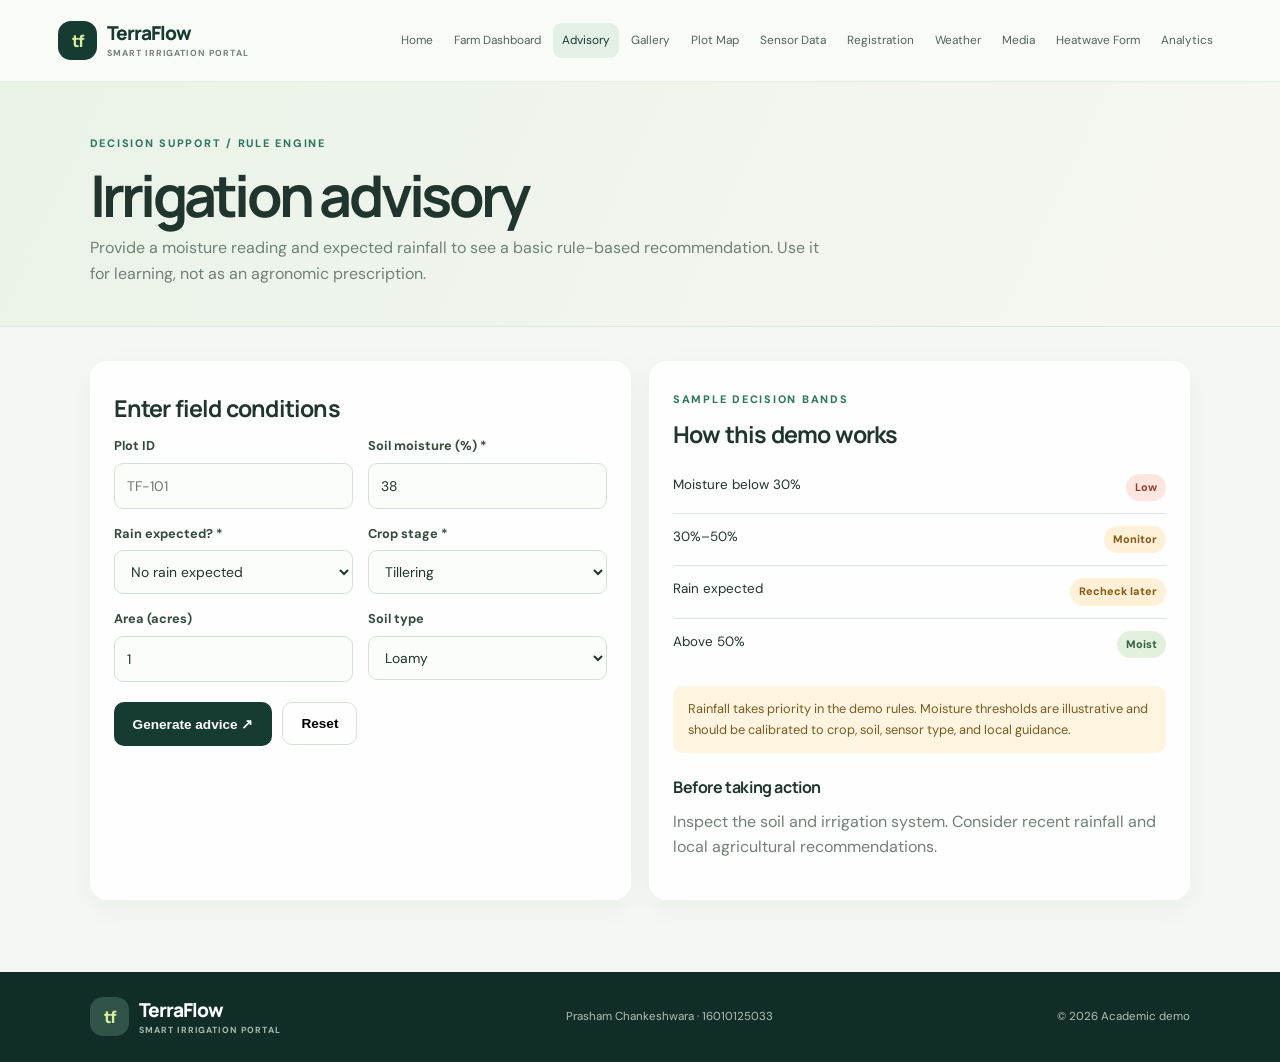
<file: Prasham_Irrigation_Portal/advisory.html>
<!DOCTYPE html>
<html lang="en">
 <head>
  <meta charset="utf-8"/>
  <meta content="width=device-width,initial-scale=1" name="viewport"/>
  <title>
   Irrigation Advisory | TerraFlow
  </title>
  <link href="style.css" rel="stylesheet"/>
  <script defer="" src="app.js">
  </script>
 </head>
 <body>
  <header class="topbar">
   <a class="brand" href="index.html">
    <span class="brand-symbol">
     tf
    </span>
    <span>
     <b>
      TerraFlow
     </b>
     <small>
      SMART IRRIGATION PORTAL
     </small>
    </span>
   </a>
   <button aria-label="Toggle navigation" class="nav-toggle">
    ☰
   </button>
   <nav class="nav">
    <a href="index.html">
     Home
    </a>
    <a href="farm-info.html">
     Farm Dashboard
    </a>
    <a class="active" href="advisory.html">
     Advisory
    </a>
    <a href="gallery.html">
     Gallery
    </a>
    <a href="plot-map.html">
     Plot Map
    </a>
    <a href="irrigation-table.html">
     Sensor Data
    </a>
    <a href="registration.html">
     Registration
    </a>
    <a href="weather.html">
     Weather
    </a>
    <a href="media.html">
     Media
    </a>
    <a href="heatwave-validation.html">
     Heatwave Form
    </a>
    <a href="heatwave-analysis.html">
     Analytics
    </a>
   </nav>
  </header>
  <section class="page-head">
   <span class="kicker">
    DECISION SUPPORT / RULE ENGINE
   </span>
   <h1>
    Irrigation advisory
   </h1>
   <p>
    Provide a moisture reading and expected rainfall to see a basic rule-based recommendation. Use it for learning, not as an agronomic prescription.
   </p>
  </section>
  <main class="content">
   <div class="layout-2">
    <section class="card">
     <h2>
      Enter field conditions
     </h2>
     <form id="advisoryForm">
      <div class="field-grid">
       <div class="field">
        <label for="plotId">
         Plot ID
        </label>
        <input id="plotId" placeholder="TF-101"/>
       </div>
       <div class="field">
        <label for="moisture">
         Soil moisture (%) *
        </label>
        <input id="moisture" max="100" min="0" required="" type="number" value="38"/>
       </div>
       <div class="field">
        <label for="rain">
         Rain expected? *
        </label>
        <select id="rain" required="">
         <option value="no">
          No rain expected
         </option>
         <option value="yes">
          Rain expected
         </option>
        </select>
       </div>
       <div class="field">
        <label for="stage">
         Crop stage *
        </label>
        <select id="stage" required="">
         <option value="Germination">
          Germination
         </option>
         <option selected="" value="Tillering">
          Tillering
         </option>
         <option value="Grand Growth">
          Grand Growth
         </option>
         <option value="Maturity">
          Maturity
         </option>
        </select>
       </div>
       <div class="field">
        <label for="area">
         Area (acres)
        </label>
        <input id="area" min="0.1" step="0.1" type="number" value="1"/>
       </div>
       <div class="field">
        <label for="soil">
         Soil type
        </label>
        <select id="soil">
         <option>
          Loamy
         </option>
         <option>
          Black soil
         </option>
         <option>
          Clay
         </option>
         <option>
          Sandy
         </option>
         <option>
          Alluvial
         </option>
        </select>
       </div>
      </div>
      <div class="form-actions">
       <button class="button primary" type="submit">
        Generate advice &nearrow;
       </button>
       <button class="button secondary" type="reset">
        Reset
       </button>
      </div>
     </form>
     <div aria-live="polite" class="result hidden" id="adviceResult">
     </div>
    </section>
    <aside class="card">
     <span class="kicker">
      SAMPLE DECISION BANDS
     </span>
     <h2>
      How this demo works
     </h2>
     <ul class="list">
      <li>
       <span>
        Moisture below 30%
       </span>
       <span class="pill alert">
        Low
       </span>
      </li>
      <li>
       <span>
        30%&ndash;50%
       </span>
       <span class="pill warn">
        Monitor
       </span>
      </li>
      <li>
       <span>
        Rain expected
       </span>
       <span class="pill warn">
        Recheck later
       </span>
      </li>
      <li>
       <span>
        Above 50%
       </span>
       <span class="pill">
        Moist
       </span>
      </li>
     </ul>
     <div class="note">
      Rainfall takes priority in the demo rules. Moisture thresholds are illustrative and should be calibrated to crop, soil, sensor type, and local guidance.
     </div>
     <h3 style="margin-top:22px">
      Before taking action
     </h3>
     <p>
      Inspect the soil and irrigation system. Consider recent rainfall and local agricultural recommendations.
     </p>
    </aside>
   </div>
  </main>
  <footer class="footer">
   <a class="brand footer-brand" href="index.html">
    <span class="brand-symbol">
     tf
    </span>
    <span>
     <b>
      TerraFlow
     </b>
     <small>
      SMART IRRIGATION PORTAL
     </small>
    </span>
   </a>
   <p>
    Prasham Chankeshwara &middot; 16010125033
   </p>
   <p>
    &copy; 2026 Academic demo
   </p>
  </footer>
 </body>
</html>
</file>
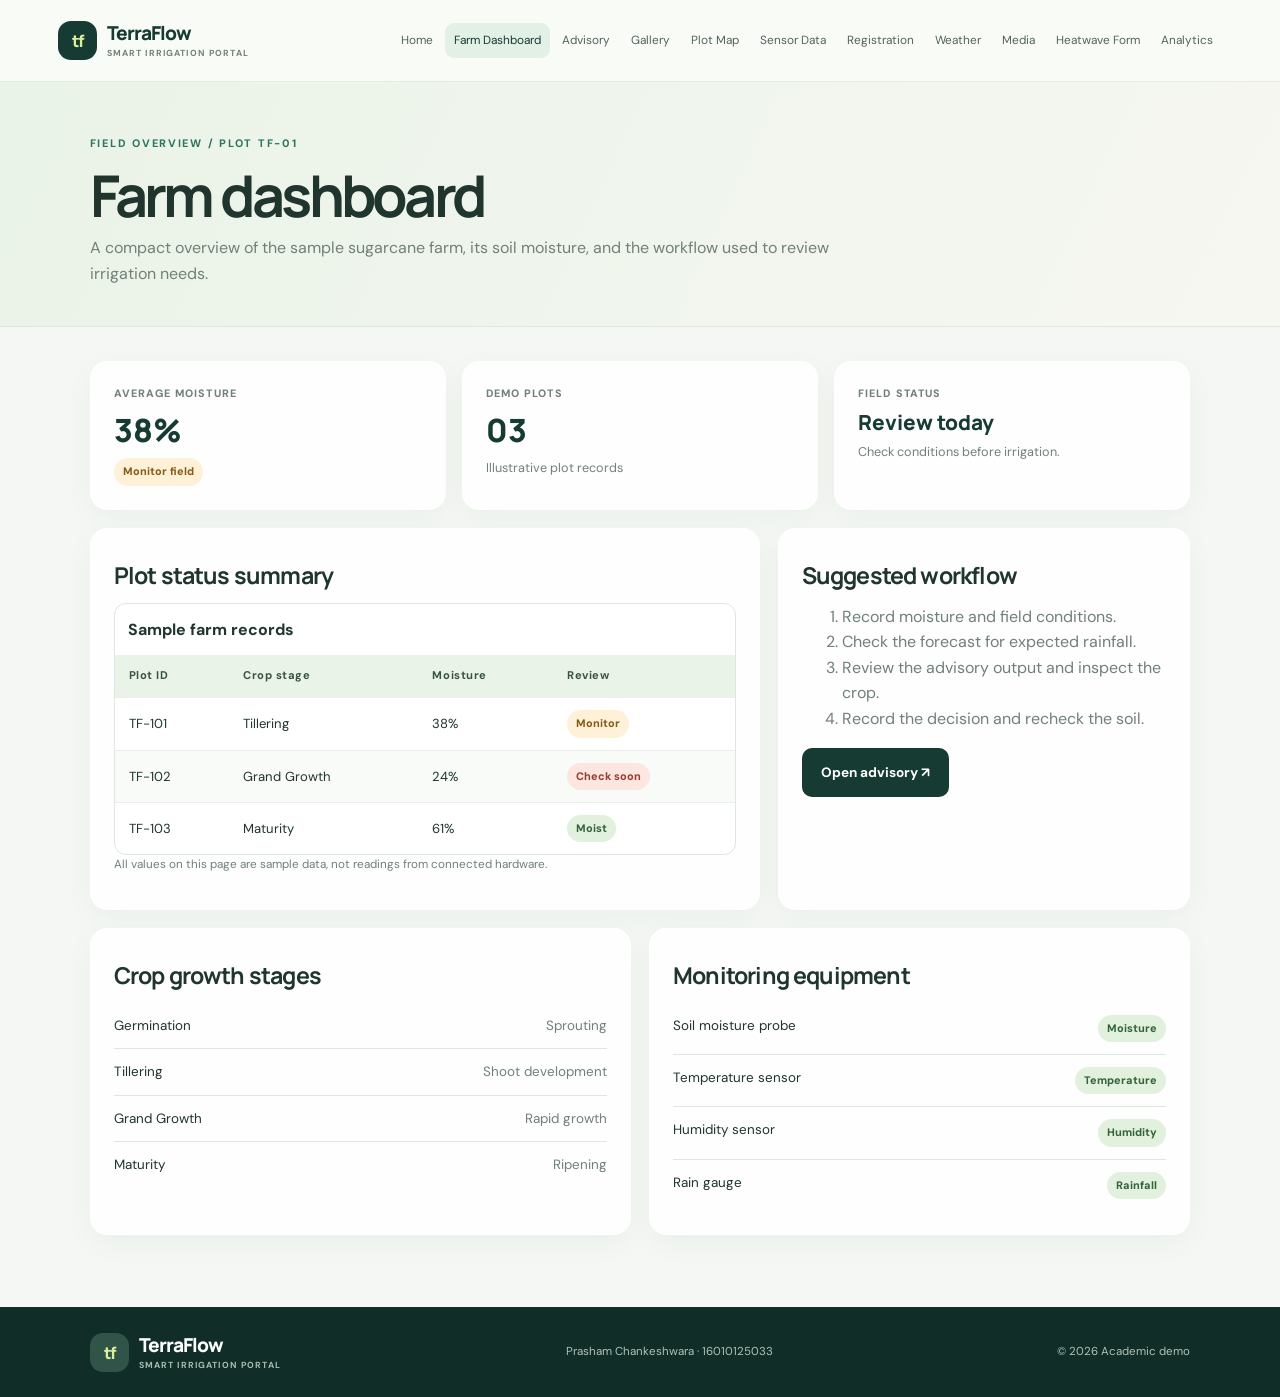
<file: Prasham_Irrigation_Portal/farm-info.html>
<!DOCTYPE html>
<html lang="en">
 <head>
  <meta charset="utf-8"/>
  <meta content="width=device-width,initial-scale=1" name="viewport"/>
  <title>
   Farm Dashboard | TerraFlow
  </title>
  <link href="style.css" rel="stylesheet"/>
  <script defer="" src="app.js">
  </script>
 </head>
 <body>
  <header class="topbar">
   <a class="brand" href="index.html">
    <span class="brand-symbol">
     tf
    </span>
    <span>
     <b>
      TerraFlow
     </b>
     <small>
      SMART IRRIGATION PORTAL
     </small>
    </span>
   </a>
   <button aria-label="Toggle navigation" class="nav-toggle">
    ☰
   </button>
   <nav class="nav">
    <a href="index.html">
     Home
    </a>
    <a class="active" href="farm-info.html">
     Farm Dashboard
    </a>
    <a href="advisory.html">
     Advisory
    </a>
    <a href="gallery.html">
     Gallery
    </a>
    <a href="plot-map.html">
     Plot Map
    </a>
    <a href="irrigation-table.html">
     Sensor Data
    </a>
    <a href="registration.html">
     Registration
    </a>
    <a href="weather.html">
     Weather
    </a>
    <a href="media.html">
     Media
    </a>
    <a href="heatwave-validation.html">
     Heatwave Form
    </a>
    <a href="heatwave-analysis.html">
     Analytics
    </a>
   </nav>
  </header>
  <section class="page-head">
   <span class="kicker">
    FIELD OVERVIEW / PLOT TF-01
   </span>
   <h1>
    Farm dashboard
   </h1>
   <p>
    A compact overview of the sample sugarcane farm, its soil moisture, and the workflow used to review irrigation needs.
   </p>
  </section>
  <main class="content">
   <div class="layout-3">
    <div class="metric">
     <small>
      AVERAGE MOISTURE
     </small>
     <strong>
      38%
     </strong>
     <p>
      <span class="pill warn">
       Monitor field
      </span>
     </p>
    </div>
    <div class="metric">
     <small>
      DEMO PLOTS
     </small>
     <strong>
      03
     </strong>
     <p>
      Illustrative plot records
     </p>
    </div>
    <div class="metric">
     <small>
      FIELD STATUS
     </small>
     <strong style="font-size:1.3rem">
      Review today
     </strong>
     <p>
      Check conditions before irrigation.
     </p>
    </div>
   </div>
   <div class="layout-2" style="margin-top:18px">
    <section class="card">
     <h2>
      Plot status summary
     </h2>
     <div class="table-scroll">
      <table>
       <caption>
        Sample farm records
       </caption>
       <thead>
        <tr>
         <th>
          Plot ID
         </th>
         <th>
          Crop stage
         </th>
         <th>
          Moisture
         </th>
         <th>
          Review
         </th>
        </tr>
       </thead>
       <tbody>
        <tr>
         <td>
          TF-101
         </td>
         <td>
          Tillering
         </td>
         <td>
          38%
         </td>
         <td>
          <span class="pill warn">
           Monitor
          </span>
         </td>
        </tr>
        <tr>
         <td>
          TF-102
         </td>
         <td>
          Grand Growth
         </td>
         <td>
          24%
         </td>
         <td>
          <span class="pill alert">
           Check soon
          </span>
         </td>
        </tr>
        <tr>
         <td>
          TF-103
         </td>
         <td>
          Maturity
         </td>
         <td>
          61%
         </td>
         <td>
          <span class="pill">
           Moist
          </span>
         </td>
        </tr>
       </tbody>
      </table>
     </div>
     <p class="small-note">
      All values on this page are sample data, not readings from connected hardware.
     </p>
    </section>
    <section class="card">
     <h2>
      Suggested workflow
     </h2>
     <ol class="muted">
      <li>
       Record moisture and field conditions.
      </li>
      <li>
       Check the forecast for expected rainfall.
      </li>
      <li>
       Review the advisory output and inspect the crop.
      </li>
      <li>
       Record the decision and recheck the soil.
      </li>
     </ol>
     <a class="button primary" href="advisory.html">
      Open advisory &nearrow;
     </a>
    </section>
   </div>
   <div class="layout-2" style="margin-top:18px">
    <section class="card">
     <h2>
      Crop growth stages
     </h2>
     <ul class="list">
      <li>
       <span>
        Germination
       </span>
       <span class="muted">
        Sprouting
       </span>
      </li>
      <li>
       <span>
        Tillering
       </span>
       <span class="muted">
        Shoot development
       </span>
      </li>
      <li>
       <span>
        Grand Growth
       </span>
       <span class="muted">
        Rapid growth
       </span>
      </li>
      <li>
       <span>
        Maturity
       </span>
       <span class="muted">
        Ripening
       </span>
      </li>
     </ul>
    </section>
    <section class="card">
     <h2>
      Monitoring equipment
     </h2>
     <ul class="list">
      <li>
       <span>
        Soil moisture probe
       </span>
       <span class="pill">
        Moisture
       </span>
      </li>
      <li>
       <span>
        Temperature sensor
       </span>
       <span class="pill">
        Temperature
       </span>
      </li>
      <li>
       <span>
        Humidity sensor
       </span>
       <span class="pill">
        Humidity
       </span>
      </li>
      <li>
       <span>
        Rain gauge
       </span>
       <span class="pill">
        Rainfall
       </span>
      </li>
     </ul>
    </section>
   </div>
  </main>
  <footer class="footer">
   <a class="brand footer-brand" href="index.html">
    <span class="brand-symbol">
     tf
    </span>
    <span>
     <b>
      TerraFlow
     </b>
     <small>
      SMART IRRIGATION PORTAL
     </small>
    </span>
   </a>
   <p>
    Prasham Chankeshwara &middot; 16010125033
   </p>
   <p>
    &copy; 2026 Academic demo
   </p>
  </footer>
 </body>
</html>
</file>
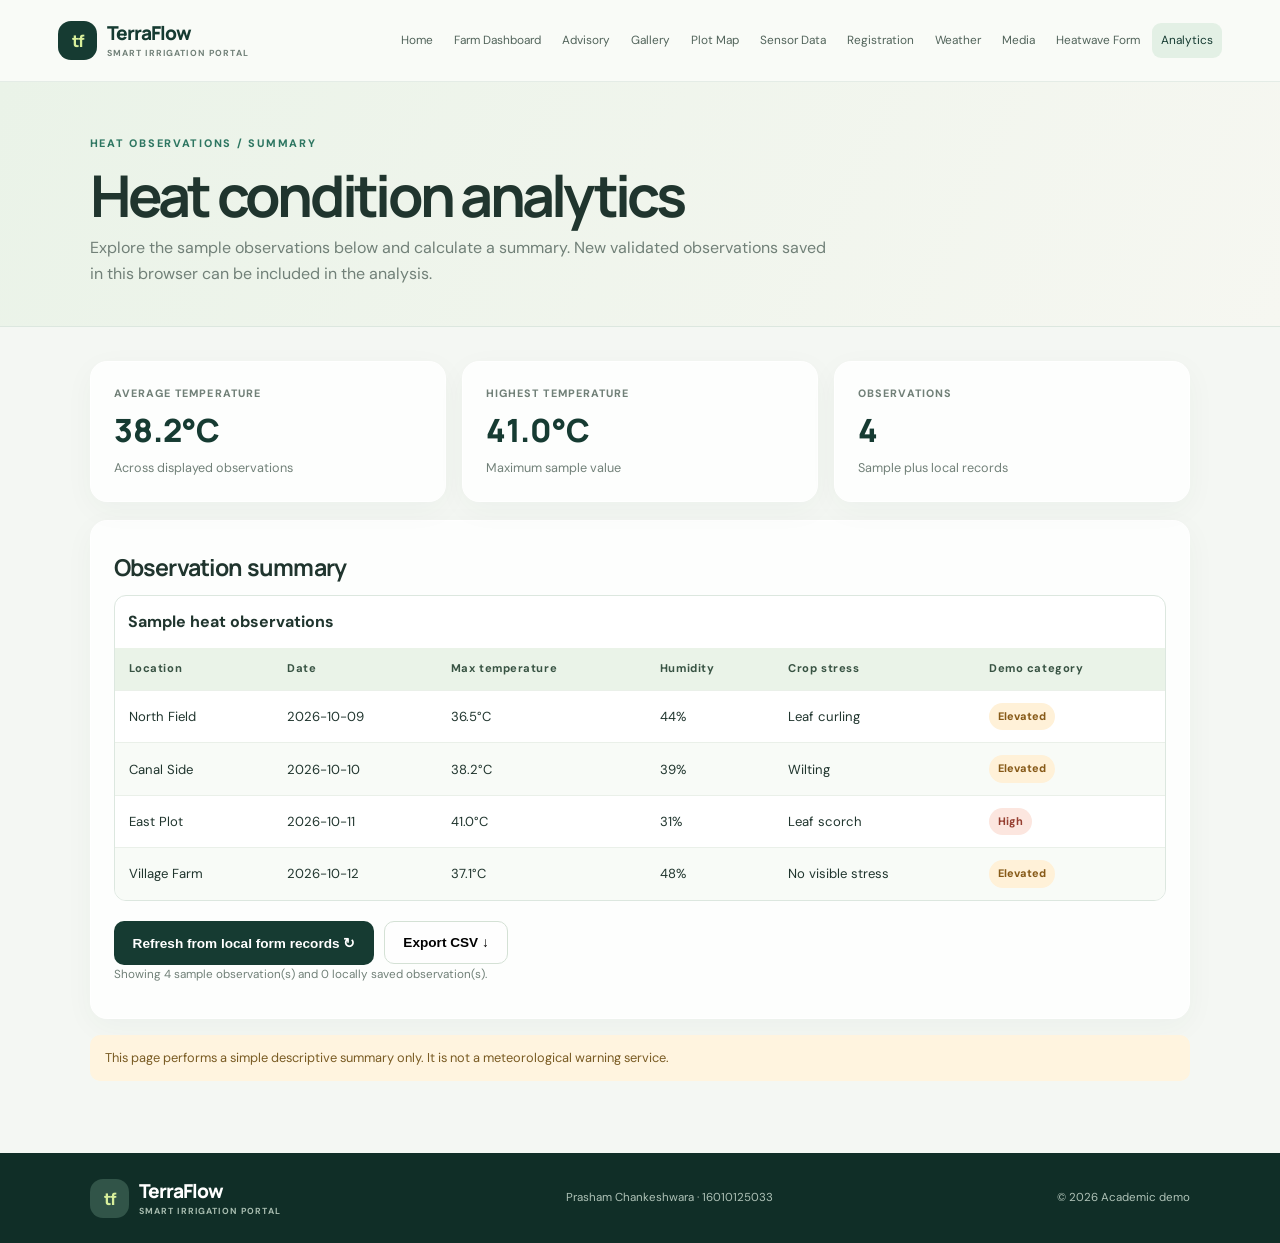
<file: Prasham_Irrigation_Portal/heatwave-analysis.html>
<!DOCTYPE html>
<html lang="en">
 <head>
  <meta charset="utf-8"/>
  <meta content="width=device-width,initial-scale=1" name="viewport"/>
  <title>
   Heatwave Analytics | TerraFlow
  </title>
  <link href="style.css" rel="stylesheet"/>
  <script defer="" src="app.js">
  </script>
 </head>
 <body>
  <header class="topbar">
   <a class="brand" href="index.html">
    <span class="brand-symbol">
     tf
    </span>
    <span>
     <b>
      TerraFlow
     </b>
     <small>
      SMART IRRIGATION PORTAL
     </small>
    </span>
   </a>
   <button aria-label="Toggle navigation" class="nav-toggle">
    ☰
   </button>
   <nav class="nav">
    <a href="index.html">
     Home
    </a>
    <a href="farm-info.html">
     Farm Dashboard
    </a>
    <a href="advisory.html">
     Advisory
    </a>
    <a href="gallery.html">
     Gallery
    </a>
    <a href="plot-map.html">
     Plot Map
    </a>
    <a href="irrigation-table.html">
     Sensor Data
    </a>
    <a href="registration.html">
     Registration
    </a>
    <a href="weather.html">
     Weather
    </a>
    <a href="media.html">
     Media
    </a>
    <a href="heatwave-validation.html">
     Heatwave Form
    </a>
    <a class="active" href="heatwave-analysis.html">
     Analytics
    </a>
   </nav>
  </header>
  <section class="page-head">
   <span class="kicker">
    HEAT OBSERVATIONS / SUMMARY
   </span>
   <h1>
    Heat condition analytics
   </h1>
   <p>
    Explore the sample observations below and calculate a summary. New validated observations saved in this browser can be included in the analysis.
   </p>
  </section>
  <main class="content">
   <div class="layout-3">
    <div class="metric">
     <small>
      AVERAGE TEMPERATURE
     </small>
     <strong id="avgTemp">
      38.2&deg;C
     </strong>
     <p>
      Across displayed observations
     </p>
    </div>
    <div class="metric">
     <small>
      HIGHEST TEMPERATURE
     </small>
     <strong id="maxTemp">
      41.0&deg;C
     </strong>
     <p>
      Maximum sample value
     </p>
    </div>
    <div class="metric">
     <small>
      OBSERVATIONS
     </small>
     <strong id="obsCount">
      4
     </strong>
     <p>
      Sample plus local records
     </p>
    </div>
   </div>
   <section class="card" style="margin-top:18px">
    <h2>
     Observation summary
    </h2>
    <div class="table-scroll">
     <table id="heatTable">
      <caption>
       Sample heat observations
      </caption>
      <thead>
       <tr>
        <th>
         Location
        </th>
        <th>
         Date
        </th>
        <th>
         Max temperature
        </th>
        <th>
         Humidity
        </th>
        <th>
         Crop stress
        </th>
        <th>
         Demo category
        </th>
       </tr>
      </thead>
      <tbody>
       <tr data-temp="36.5">
        <td>
         North Field
        </td>
        <td>
         2026-10-09
        </td>
        <td>
         36.5&deg;C
        </td>
        <td>
         44%
        </td>
        <td>
         Leaf curling
        </td>
        <td>
         <span class="pill warn">
          Elevated
         </span>
        </td>
       </tr>
       <tr data-temp="38.2">
        <td>
         Canal Side
        </td>
        <td>
         2026-10-10
        </td>
        <td>
         38.2&deg;C
        </td>
        <td>
         39%
        </td>
        <td>
         Wilting
        </td>
        <td>
         <span class="pill warn">
          Elevated
         </span>
        </td>
       </tr>
       <tr data-temp="41">
        <td>
         East Plot
        </td>
        <td>
         2026-10-11
        </td>
        <td>
         41.0&deg;C
        </td>
        <td>
         31%
        </td>
        <td>
         Leaf scorch
        </td>
        <td>
         <span class="pill alert">
          High
         </span>
        </td>
       </tr>
       <tr data-temp="37.1">
        <td>
         Village Farm
        </td>
        <td>
         2026-10-12
        </td>
        <td>
         37.1&deg;C
        </td>
        <td>
         48%
        </td>
        <td>
         No visible stress
        </td>
        <td>
         <span class="pill warn">
          Elevated
         </span>
        </td>
       </tr>
      </tbody>
     </table>
    </div>
    <div class="form-actions">
     <button class="button primary" id="refreshAnalytics" type="button">
      Refresh from local form records &orarr;
     </button>
     <button class="button secondary" id="downloadAnalytics" type="button">
      Export CSV &darr;
     </button>
    </div>
    <p aria-live="polite" class="small-note" id="analyticsMessage">
     Values are illustrative. Refresh to include records saved from the heatwave form in this browser.
    </p>
   </section>
   <div class="note">
    This page performs a simple descriptive summary only. It is not a meteorological warning service.
   </div>
  </main>
  <footer class="footer">
   <a class="brand footer-brand" href="index.html">
    <span class="brand-symbol">
     tf
    </span>
    <span>
     <b>
      TerraFlow
     </b>
     <small>
      SMART IRRIGATION PORTAL
     </small>
    </span>
   </a>
   <p>
    Prasham Chankeshwara &middot; 16010125033
   </p>
   <p>
    &copy; 2026 Academic demo
   </p>
  </footer>
 </body>
</html>
</file>
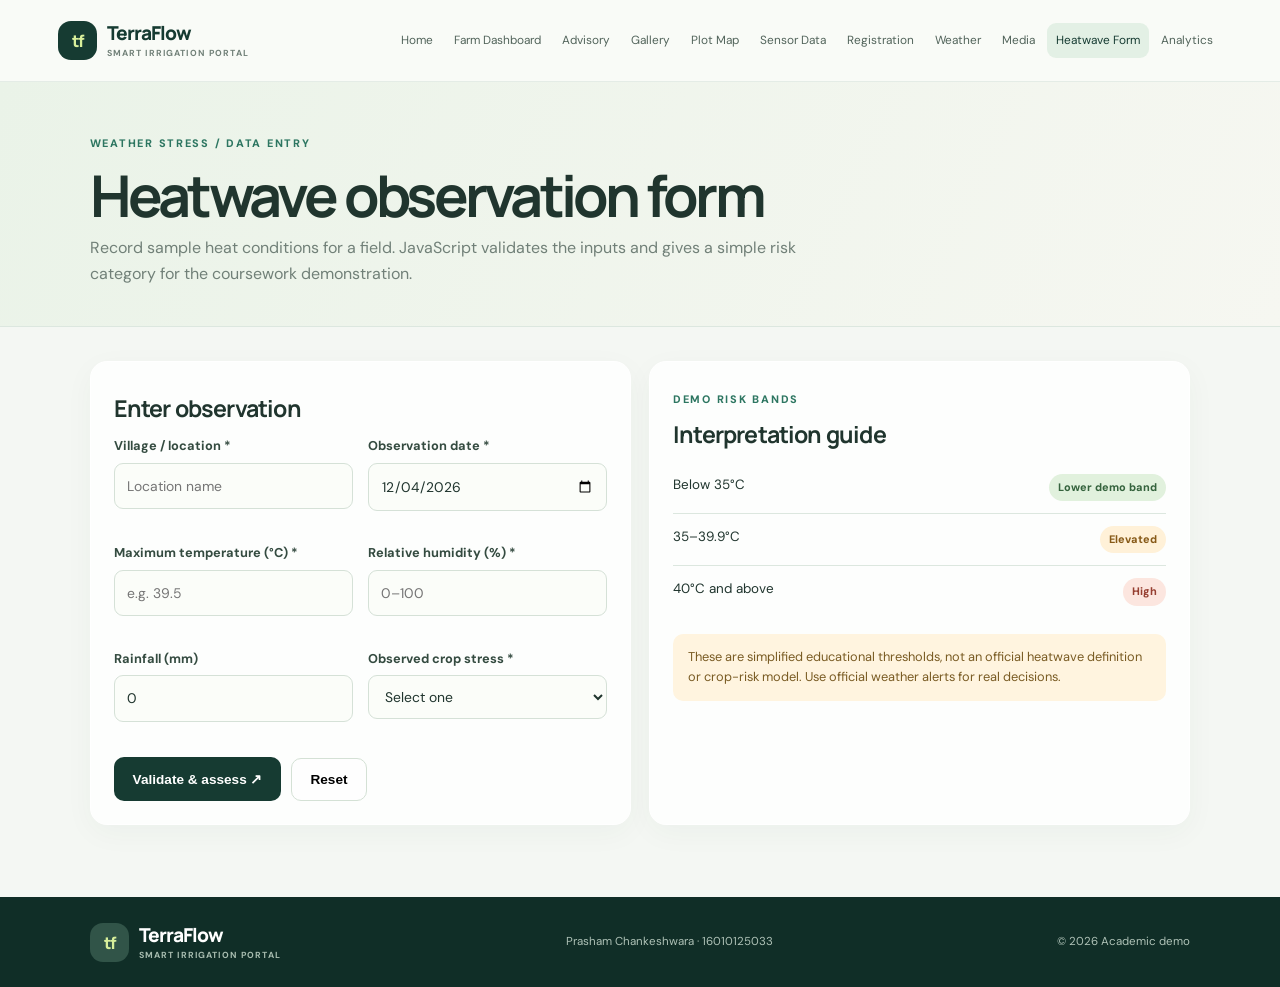
<file: Prasham_Irrigation_Portal/heatwave-validation.html>
<!DOCTYPE html>
<html lang="en">
 <head>
  <meta charset="utf-8"/>
  <meta content="width=device-width,initial-scale=1" name="viewport"/>
  <title>
   Heatwave Form | TerraFlow
  </title>
  <link href="style.css" rel="stylesheet"/>
  <script defer="" src="app.js">
  </script>
 </head>
 <body>
  <header class="topbar">
   <a class="brand" href="index.html">
    <span class="brand-symbol">
     tf
    </span>
    <span>
     <b>
      TerraFlow
     </b>
     <small>
      SMART IRRIGATION PORTAL
     </small>
    </span>
   </a>
   <button aria-label="Toggle navigation" class="nav-toggle">
    ☰
   </button>
   <nav class="nav">
    <a href="index.html">
     Home
    </a>
    <a href="farm-info.html">
     Farm Dashboard
    </a>
    <a href="advisory.html">
     Advisory
    </a>
    <a href="gallery.html">
     Gallery
    </a>
    <a href="plot-map.html">
     Plot Map
    </a>
    <a href="irrigation-table.html">
     Sensor Data
    </a>
    <a href="registration.html">
     Registration
    </a>
    <a href="weather.html">
     Weather
    </a>
    <a href="media.html">
     Media
    </a>
    <a class="active" href="heatwave-validation.html">
     Heatwave Form
    </a>
    <a href="heatwave-analysis.html">
     Analytics
    </a>
   </nav>
  </header>
  <section class="page-head">
   <span class="kicker">
    WEATHER STRESS / DATA ENTRY
   </span>
   <h1>
    Heatwave observation form
   </h1>
   <p>
    Record sample heat conditions for a field. JavaScript validates the inputs and gives a simple risk category for the coursework demonstration.
   </p>
  </section>
  <main class="content">
   <div class="layout-2">
    <section class="card">
     <h2>
      Enter observation
     </h2>
     <form id="heatForm" novalidate="">
      <div class="field-grid">
       <div class="field">
        <label for="location">
         Village / location *
        </label>
        <input id="location" placeholder="Location name" required=""/>
        <span class="error" id="locationError">
        </span>
       </div>
       <div class="field">
        <label for="obsDate">
         Observation date *
        </label>
        <input id="obsDate" required="" type="date"/>
        <span class="error" id="obsDateError">
        </span>
       </div>
       <div class="field">
        <label for="temperature">
         Maximum temperature (&deg;C) *
        </label>
        <input id="temperature" max="60" min="-10" placeholder="e.g. 39.5" required="" step="0.1" type="number"/>
        <span class="error" id="temperatureError">
        </span>
       </div>
       <div class="field">
        <label for="humidity">
         Relative humidity (%) *
        </label>
        <input id="humidity" max="100" min="0" placeholder="0&ndash;100" required="" type="number"/>
        <span class="error" id="humidityError">
        </span>
       </div>
       <div class="field">
        <label for="rainfall">
         Rainfall (mm)
        </label>
        <input id="rainfall" max="1000" min="0" step="0.1" type="number" value="0"/>
       </div>
       <div class="field">
        <label for="cropImpact">
         Observed crop stress *
        </label>
        <select id="cropImpact" required="">
         <option value="">
          Select one
         </option>
         <option>
          No visible stress
         </option>
         <option>
          Leaf curling
         </option>
         <option>
          Wilting
         </option>
         <option>
          Leaf scorch
         </option>
        </select>
        <span class="error" id="cropImpactError">
        </span>
       </div>
      </div>
      <div class="form-actions">
       <button class="button primary" type="submit">
        Validate &amp; assess &nearrow;
       </button>
       <button class="button secondary" type="reset">
        Reset
       </button>
      </div>
     </form>
     <div aria-live="polite" class="result hidden" id="heatResult">
     </div>
    </section>
    <aside class="card">
     <span class="kicker">
      DEMO RISK BANDS
     </span>
     <h2>
      Interpretation guide
     </h2>
     <ul class="list">
      <li>
       <span>
        Below 35&deg;C
       </span>
       <span class="pill">
        Lower demo band
       </span>
      </li>
      <li>
       <span>
        35&ndash;39.9&deg;C
       </span>
       <span class="pill warn">
        Elevated
       </span>
      </li>
      <li>
       <span>
        40&deg;C and above
       </span>
       <span class="pill alert">
        High
       </span>
      </li>
     </ul>
     <div class="note">
      These are simplified educational thresholds, not an official heatwave definition or crop-risk model. Use official weather alerts for real decisions.
     </div>
    </aside>
   </div>
  </main>
  <footer class="footer">
   <a class="brand footer-brand" href="index.html">
    <span class="brand-symbol">
     tf
    </span>
    <span>
     <b>
      TerraFlow
     </b>
     <small>
      SMART IRRIGATION PORTAL
     </small>
    </span>
   </a>
   <p>
    Prasham Chankeshwara &middot; 16010125033
   </p>
   <p>
    &copy; 2026 Academic demo
   </p>
  </footer>
 </body>
</html>
</file>
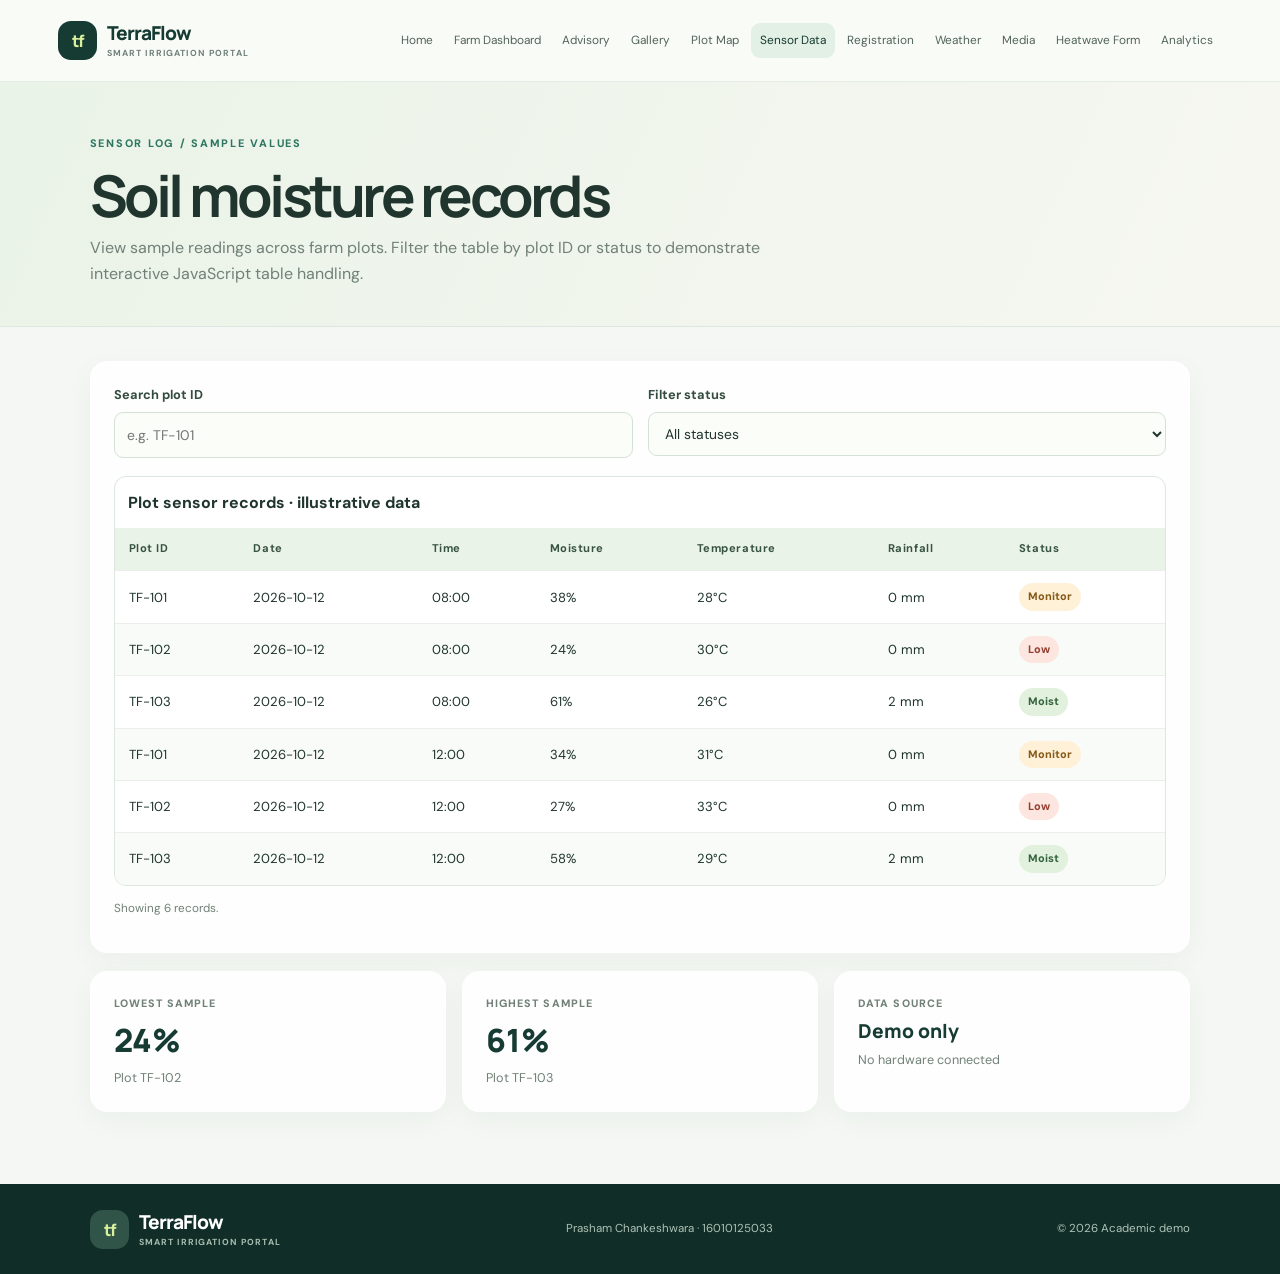
<file: Prasham_Irrigation_Portal/irrigation-table.html>
<!DOCTYPE html>
<html lang="en">
 <head>
  <meta charset="utf-8"/>
  <meta content="width=device-width,initial-scale=1" name="viewport"/>
  <title>
   Sensor Data | TerraFlow
  </title>
  <link href="style.css" rel="stylesheet"/>
  <script defer="" src="app.js">
  </script>
 </head>
 <body>
  <header class="topbar">
   <a class="brand" href="index.html">
    <span class="brand-symbol">
     tf
    </span>
    <span>
     <b>
      TerraFlow
     </b>
     <small>
      SMART IRRIGATION PORTAL
     </small>
    </span>
   </a>
   <button aria-label="Toggle navigation" class="nav-toggle">
    ☰
   </button>
   <nav class="nav">
    <a href="index.html">
     Home
    </a>
    <a href="farm-info.html">
     Farm Dashboard
    </a>
    <a href="advisory.html">
     Advisory
    </a>
    <a href="gallery.html">
     Gallery
    </a>
    <a href="plot-map.html">
     Plot Map
    </a>
    <a class="active" href="irrigation-table.html">
     Sensor Data
    </a>
    <a href="registration.html">
     Registration
    </a>
    <a href="weather.html">
     Weather
    </a>
    <a href="media.html">
     Media
    </a>
    <a href="heatwave-validation.html">
     Heatwave Form
    </a>
    <a href="heatwave-analysis.html">
     Analytics
    </a>
   </nav>
  </header>
  <section class="page-head">
   <span class="kicker">
    SENSOR LOG / SAMPLE VALUES
   </span>
   <h1>
    Soil moisture records
   </h1>
   <p>
    View sample readings across farm plots. Filter the table by plot ID or status to demonstrate interactive JavaScript table handling.
   </p>
  </section>
  <main class="content">
   <section class="card">
    <div class="field-grid" style="margin-bottom:18px">
     <div class="field">
      <label for="tableSearch">
       Search plot ID
      </label>
      <input id="tableSearch" placeholder="e.g. TF-101"/>
     </div>
     <div class="field">
      <label for="statusFilter">
       Filter status
      </label>
      <select id="statusFilter">
       <option value="all">
        All statuses
       </option>
       <option value="Low">
        Low moisture
       </option>
       <option value="Monitor">
        Monitor
       </option>
       <option value="Moist">
        Moist
       </option>
      </select>
     </div>
    </div>
    <div class="table-scroll">
     <table id="sensorTable">
      <caption>
       Plot sensor records &middot; illustrative data
      </caption>
      <thead>
       <tr>
        <th>
         Plot ID
        </th>
        <th>
         Date
        </th>
        <th>
         Time
        </th>
        <th>
         Moisture
        </th>
        <th>
         Temperature
        </th>
        <th>
         Rainfall
        </th>
        <th>
         Status
        </th>
       </tr>
      </thead>
      <tbody>
       <tr data-status="Monitor">
        <td>
         TF-101
        </td>
        <td>
         2026-10-12
        </td>
        <td>
         08:00
        </td>
        <td>
         38%
        </td>
        <td>
         28&deg;C
        </td>
        <td>
         0 mm
        </td>
        <td>
         <span class="pill warn">
          Monitor
         </span>
        </td>
       </tr>
       <tr data-status="Low">
        <td>
         TF-102
        </td>
        <td>
         2026-10-12
        </td>
        <td>
         08:00
        </td>
        <td>
         24%
        </td>
        <td>
         30&deg;C
        </td>
        <td>
         0 mm
        </td>
        <td>
         <span class="pill alert">
          Low
         </span>
        </td>
       </tr>
       <tr data-status="Moist">
        <td>
         TF-103
        </td>
        <td>
         2026-10-12
        </td>
        <td>
         08:00
        </td>
        <td>
         61%
        </td>
        <td>
         26&deg;C
        </td>
        <td>
         2 mm
        </td>
        <td>
         <span class="pill">
          Moist
         </span>
        </td>
       </tr>
       <tr data-status="Monitor">
        <td>
         TF-101
        </td>
        <td>
         2026-10-12
        </td>
        <td>
         12:00
        </td>
        <td>
         34%
        </td>
        <td>
         31&deg;C
        </td>
        <td>
         0 mm
        </td>
        <td>
         <span class="pill warn">
          Monitor
         </span>
        </td>
       </tr>
       <tr data-status="Low">
        <td>
         TF-102
        </td>
        <td>
         2026-10-12
        </td>
        <td>
         12:00
        </td>
        <td>
         27%
        </td>
        <td>
         33&deg;C
        </td>
        <td>
         0 mm
        </td>
        <td>
         <span class="pill alert">
          Low
         </span>
        </td>
       </tr>
       <tr data-status="Moist">
        <td>
         TF-103
        </td>
        <td>
         2026-10-12
        </td>
        <td>
         12:00
        </td>
        <td>
         58%
        </td>
        <td>
         29&deg;C
        </td>
        <td>
         2 mm
        </td>
        <td>
         <span class="pill">
          Moist
         </span>
        </td>
       </tr>
      </tbody>
     </table>
    </div>
    <p class="small-note" id="tableCount" style="margin-top:13px">
     Showing 6 records.
    </p>
   </section>
   <div class="layout-3" style="margin-top:18px">
    <div class="metric">
     <small>
      LOWEST SAMPLE
     </small>
     <strong>
      24%
     </strong>
     <p>
      Plot TF-102
     </p>
    </div>
    <div class="metric">
     <small>
      HIGHEST SAMPLE
     </small>
     <strong>
      61%
     </strong>
     <p>
      Plot TF-103
     </p>
    </div>
    <div class="metric">
     <small>
      DATA SOURCE
     </small>
     <strong style="font-size:1.2rem">
      Demo only
     </strong>
     <p>
      No hardware connected
     </p>
    </div>
   </div>
  </main>
  <footer class="footer">
   <a class="brand footer-brand" href="index.html">
    <span class="brand-symbol">
     tf
    </span>
    <span>
     <b>
      TerraFlow
     </b>
     <small>
      SMART IRRIGATION PORTAL
     </small>
    </span>
   </a>
   <p>
    Prasham Chankeshwara &middot; 16010125033
   </p>
   <p>
    &copy; 2026 Academic demo
   </p>
  </footer>
 </body>
</html>
</file>
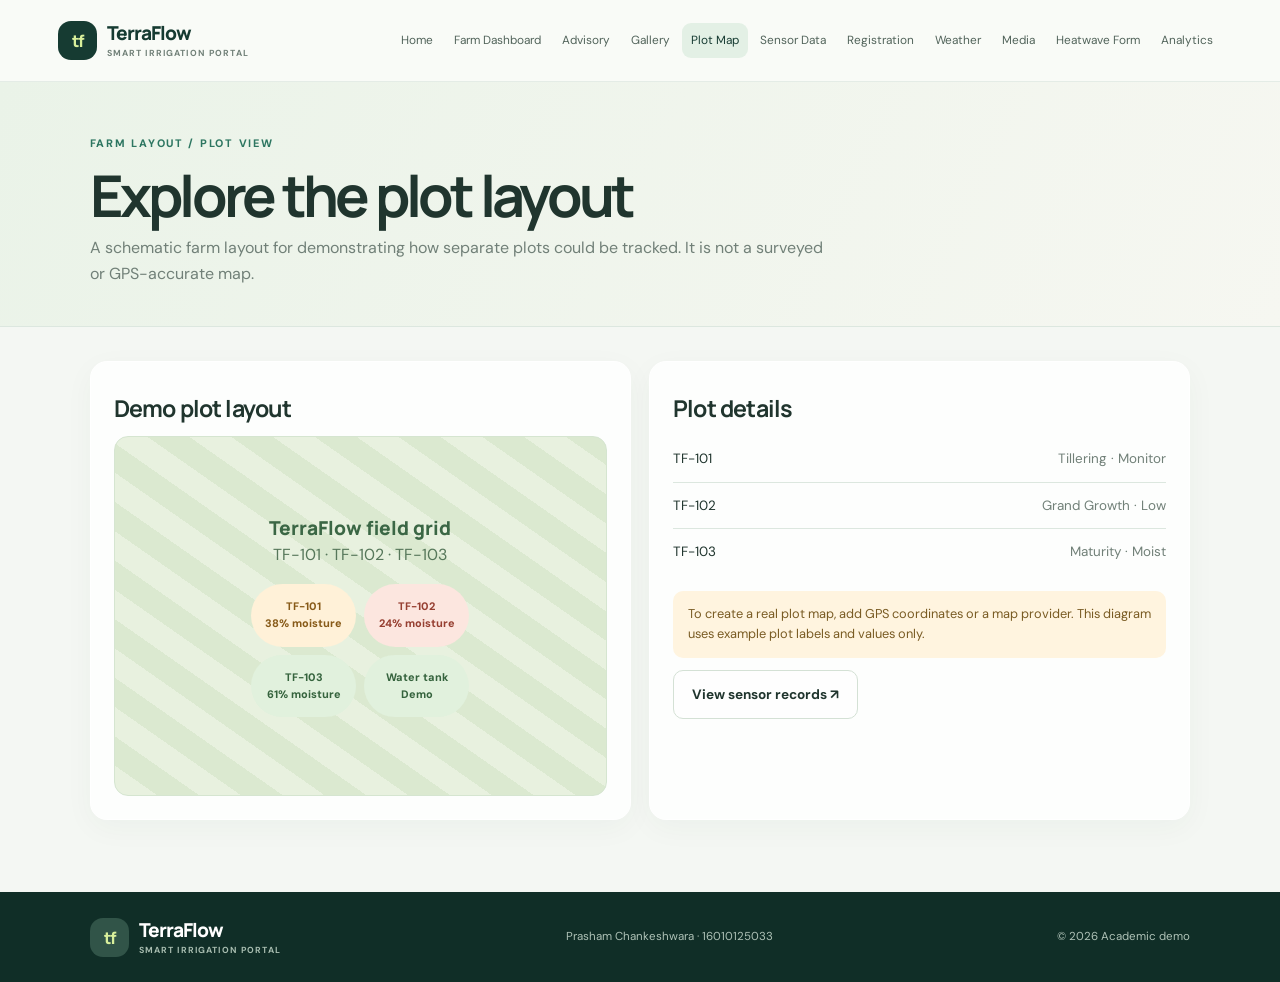
<file: Prasham_Irrigation_Portal/plot-map.html>
<!DOCTYPE html>
<html lang="en">
 <head>
  <meta charset="utf-8"/>
  <meta content="width=device-width,initial-scale=1" name="viewport"/>
  <title>
   Plot Map | TerraFlow
  </title>
  <link href="style.css" rel="stylesheet"/>
  <script defer="" src="app.js">
  </script>
 </head>
 <body>
  <header class="topbar">
   <a class="brand" href="index.html">
    <span class="brand-symbol">
     tf
    </span>
    <span>
     <b>
      TerraFlow
     </b>
     <small>
      SMART IRRIGATION PORTAL
     </small>
    </span>
   </a>
   <button aria-label="Toggle navigation" class="nav-toggle">
    ☰
   </button>
   <nav class="nav">
    <a href="index.html">
     Home
    </a>
    <a href="farm-info.html">
     Farm Dashboard
    </a>
    <a href="advisory.html">
     Advisory
    </a>
    <a href="gallery.html">
     Gallery
    </a>
    <a class="active" href="plot-map.html">
     Plot Map
    </a>
    <a href="irrigation-table.html">
     Sensor Data
    </a>
    <a href="registration.html">
     Registration
    </a>
    <a href="weather.html">
     Weather
    </a>
    <a href="media.html">
     Media
    </a>
    <a href="heatwave-validation.html">
     Heatwave Form
    </a>
    <a href="heatwave-analysis.html">
     Analytics
    </a>
   </nav>
  </header>
  <section class="page-head">
   <span class="kicker">
    FARM LAYOUT / PLOT VIEW
   </span>
   <h1>
    Explore the plot layout
   </h1>
   <p>
    A schematic farm layout for demonstrating how separate plots could be tracked. It is not a surveyed or GPS-accurate map.
   </p>
  </section>
  <main class="content">
   <div class="layout-2">
    <section class="card">
     <h2>
      Demo plot layout
     </h2>
     <div class="map-placeholder" style="min-height:360px">
      <div>
       <strong>
        TerraFlow field grid
       </strong>
       <p>
        TF-101 &middot; TF-102 &middot; TF-103
       </p>
       <div style="display:grid;grid-template-columns:1fr 1fr;gap:8px;margin-top:15px">
        <span class="pill warn" style="padding:14px">
         TF-101
         <br/>
         38% moisture
        </span>
        <span class="pill alert" style="padding:14px">
         TF-102
         <br/>
         24% moisture
        </span>
        <span class="pill" style="padding:14px">
         TF-103
         <br/>
         61% moisture
        </span>
        <span class="pill" style="padding:14px">
         Water tank
         <br/>
         Demo
        </span>
       </div>
      </div>
     </div>
    </section>
    <section class="card">
     <h2>
      Plot details
     </h2>
     <ul class="list">
      <li>
       <span>
        TF-101
       </span>
       <span class="muted">
        Tillering &middot; Monitor
       </span>
      </li>
      <li>
       <span>
        TF-102
       </span>
       <span class="muted">
        Grand Growth &middot; Low
       </span>
      </li>
      <li>
       <span>
        TF-103
       </span>
       <span class="muted">
        Maturity &middot; Moist
       </span>
      </li>
     </ul>
     <div class="note">
      To create a real plot map, add GPS coordinates or a map provider. This diagram uses example plot labels and values only.
     </div>
     <a class="button secondary" href="irrigation-table.html" style="margin-top:12px">
      View sensor records &nearrow;
     </a>
    </section>
   </div>
  </main>
  <footer class="footer">
   <a class="brand footer-brand" href="index.html">
    <span class="brand-symbol">
     tf
    </span>
    <span>
     <b>
      TerraFlow
     </b>
     <small>
      SMART IRRIGATION PORTAL
     </small>
    </span>
   </a>
   <p>
    Prasham Chankeshwara &middot; 16010125033
   </p>
   <p>
    &copy; 2026 Academic demo
   </p>
  </footer>
 </body>
</html>
</file>
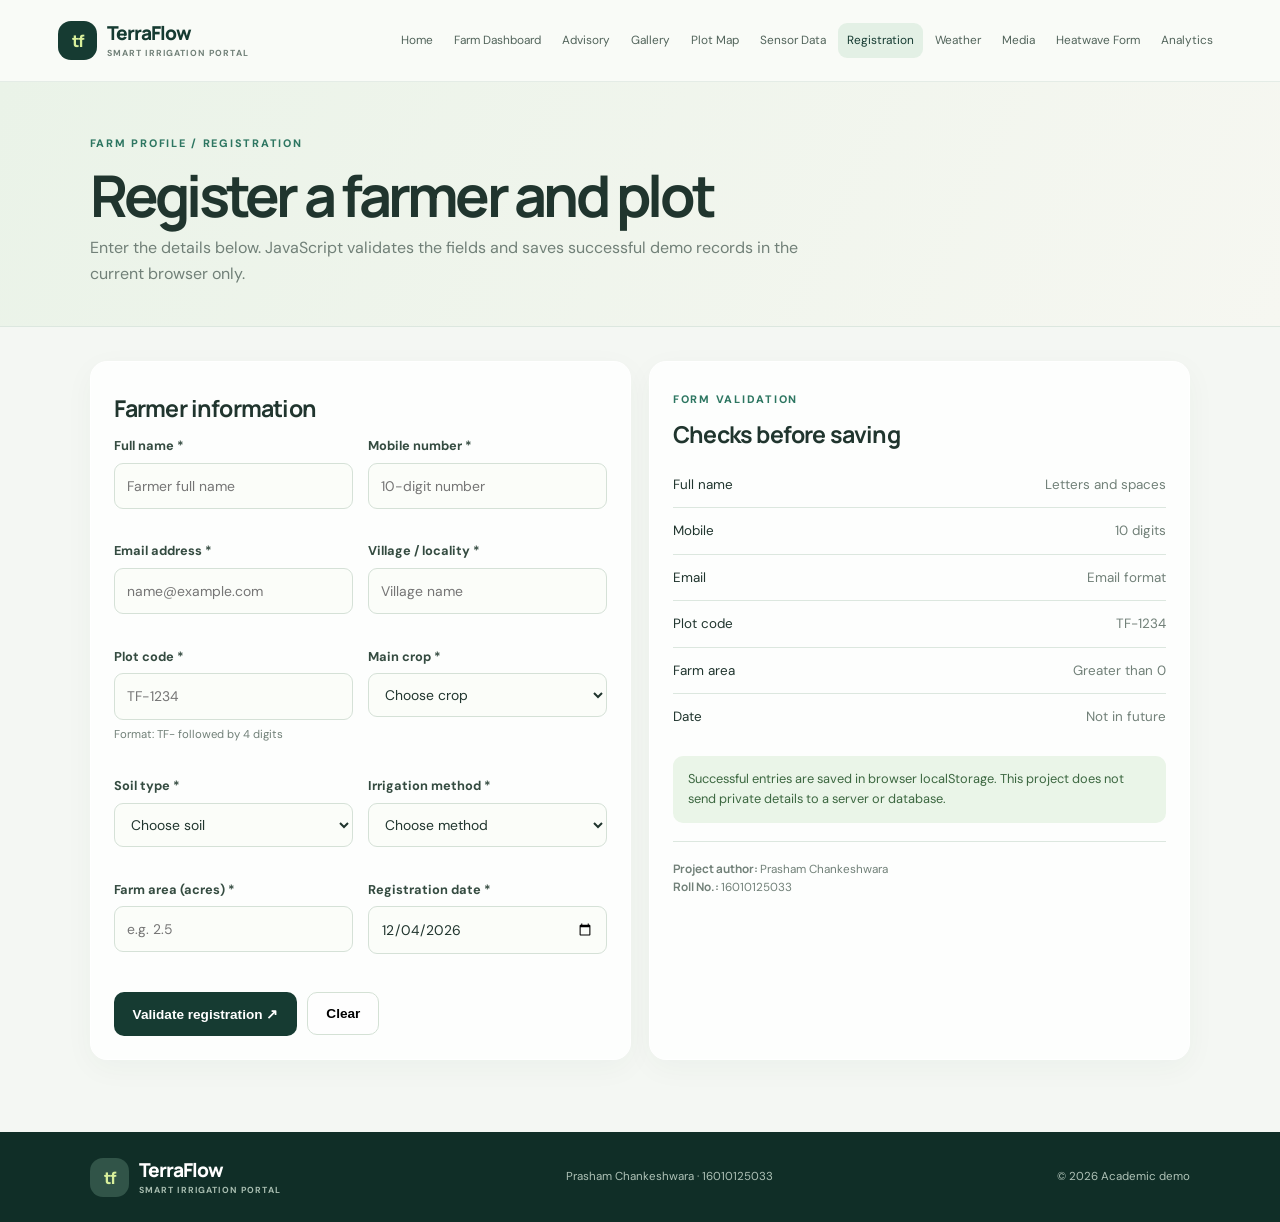
<file: Prasham_Irrigation_Portal/registration.html>
<!DOCTYPE html>
<html lang="en">
 <head>
  <meta charset="utf-8"/>
  <meta content="width=device-width,initial-scale=1" name="viewport"/>
  <title>
   Farmer Registration | TerraFlow
  </title>
  <link href="style.css" rel="stylesheet"/>
  <script defer="" src="app.js">
  </script>
 </head>
 <body>
  <header class="topbar">
   <a class="brand" href="index.html">
    <span class="brand-symbol">
     tf
    </span>
    <span>
     <b>
      TerraFlow
     </b>
     <small>
      SMART IRRIGATION PORTAL
     </small>
    </span>
   </a>
   <button aria-label="Toggle navigation" class="nav-toggle">
    ☰
   </button>
   <nav class="nav">
    <a href="index.html">
     Home
    </a>
    <a href="farm-info.html">
     Farm Dashboard
    </a>
    <a href="advisory.html">
     Advisory
    </a>
    <a href="gallery.html">
     Gallery
    </a>
    <a href="plot-map.html">
     Plot Map
    </a>
    <a href="irrigation-table.html">
     Sensor Data
    </a>
    <a class="active" href="registration.html">
     Registration
    </a>
    <a href="weather.html">
     Weather
    </a>
    <a href="media.html">
     Media
    </a>
    <a href="heatwave-validation.html">
     Heatwave Form
    </a>
    <a href="heatwave-analysis.html">
     Analytics
    </a>
   </nav>
  </header>
  <section class="page-head">
   <span class="kicker">
    FARM PROFILE / REGISTRATION
   </span>
   <h1>
    Register a farmer and plot
   </h1>
   <p>
    Enter the details below. JavaScript validates the fields and saves successful demo records in the current browser only.
   </p>
  </section>
  <main class="content">
   <div class="layout-2">
    <section class="card">
     <form id="registrationForm" novalidate="">
      <h2>
       Farmer information
      </h2>
      <div class="field-grid">
       <div class="field">
        <label for="name">
         Full name *
        </label>
        <input id="name" placeholder="Farmer full name" required=""/>
        <span class="error" id="nameError">
        </span>
       </div>
       <div class="field">
        <label for="mobile">
         Mobile number *
        </label>
        <input id="mobile" inputmode="numeric" maxlength="10" placeholder="10-digit number" required=""/>
        <span class="error" id="mobileError">
        </span>
       </div>
       <div class="field">
        <label for="email">
         Email address *
        </label>
        <input id="email" placeholder="name@example.com" required="" type="email"/>
        <span class="error" id="emailError">
        </span>
       </div>
       <div class="field">
        <label for="village">
         Village / locality *
        </label>
        <input id="village" placeholder="Village name" required=""/>
        <span class="error" id="villageError">
        </span>
       </div>
       <div class="field">
        <label for="plot">
         Plot code *
        </label>
        <input id="plot" placeholder="TF-1234" required=""/>
        <small>
         Format: TF- followed by 4 digits
        </small>
        <span class="error" id="plotError">
        </span>
       </div>
       <div class="field">
        <label for="crop">
         Main crop *
        </label>
        <select id="crop" required="">
         <option value="">
          Choose crop
         </option>
         <option>
          Sugarcane
         </option>
         <option>
          Rice
         </option>
         <option>
          Wheat
         </option>
         <option>
          Cotton
         </option>
         <option>
          Vegetables
         </option>
         <option>
          Other
         </option>
        </select>
        <span class="error" id="cropError">
        </span>
       </div>
       <div class="field">
        <label for="soil">
         Soil type *
        </label>
        <select id="soil" required="">
         <option value="">
          Choose soil
         </option>
         <option>
          Black soil
         </option>
         <option>
          Loamy soil
         </option>
         <option>
          Clay soil
         </option>
         <option>
          Sandy soil
         </option>
         <option>
          Alluvial soil
         </option>
        </select>
        <span class="error" id="soilError">
        </span>
       </div>
       <div class="field">
        <label for="method">
         Irrigation method *
        </label>
        <select id="method" required="">
         <option value="">
          Choose method
         </option>
         <option>
          Drip
         </option>
         <option>
          Furrow
         </option>
         <option>
          Sprinkler
         </option>
         <option>
          Flood
         </option>
        </select>
        <span class="error" id="methodError">
        </span>
       </div>
       <div class="field">
        <label for="farmArea">
         Farm area (acres) *
        </label>
        <input id="farmArea" min="0.1" placeholder="e.g. 2.5" required="" step="0.1" type="number"/>
        <span class="error" id="farmAreaError">
        </span>
       </div>
       <div class="field">
        <label for="regDate">
         Registration date *
        </label>
        <input id="regDate" required="" type="date"/>
        <span class="error" id="regDateError">
        </span>
       </div>
      </div>
      <div class="form-actions">
       <button class="button primary" type="submit">
        Validate registration &nearrow;
       </button>
       <button class="button secondary" type="reset">
        Clear
       </button>
      </div>
      <div aria-live="polite" class="result hidden" id="regSuccess">
      </div>
     </form>
    </section>
    <aside class="card">
     <span class="kicker">
      FORM VALIDATION
     </span>
     <h2>
      Checks before saving
     </h2>
     <ul class="list">
      <li>
       <span>
        Full name
       </span>
       <span class="muted">
        Letters and spaces
       </span>
      </li>
      <li>
       <span>
        Mobile
       </span>
       <span class="muted">
        10 digits
       </span>
      </li>
      <li>
       <span>
        Email
       </span>
       <span class="muted">
        Email format
       </span>
      </li>
      <li>
       <span>
        Plot code
       </span>
       <span class="muted">
        TF-1234
       </span>
      </li>
      <li>
       <span>
        Farm area
       </span>
       <span class="muted">
        Greater than 0
       </span>
      </li>
      <li>
       <span>
        Date
       </span>
       <span class="muted">
        Not in future
       </span>
      </li>
     </ul>
     <div class="note green">
      Successful entries are saved in browser localStorage. This project does not send private details to a server or database.
     </div>
     <div class="divider">
     </div>
     <p class="small-note">
      <strong>
       Project author:
      </strong>
      Prasham Chankeshwara
      <br/>
      <strong>
       Roll No.:
      </strong>
      16010125033
     </p>
    </aside>
   </div>
  </main>
  <footer class="footer">
   <a class="brand footer-brand" href="index.html">
    <span class="brand-symbol">
     tf
    </span>
    <span>
     <b>
      TerraFlow
     </b>
     <small>
      SMART IRRIGATION PORTAL
     </small>
    </span>
   </a>
   <p>
    Prasham Chankeshwara &middot; 16010125033
   </p>
   <p>
    &copy; 2026 Academic demo
   </p>
  </footer>
 </body>
</html>
</file>
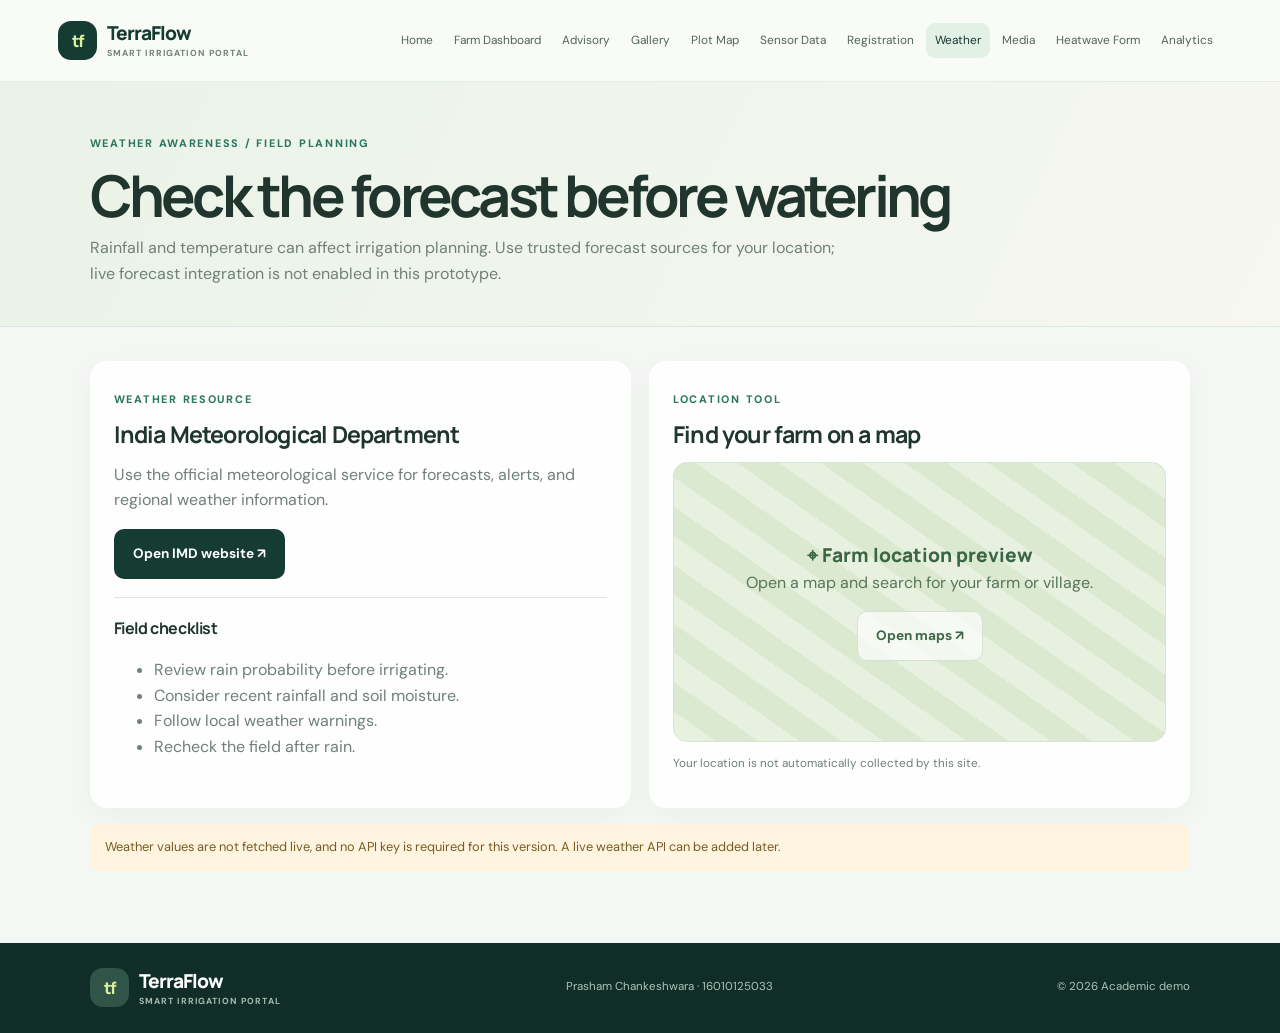
<file: Prasham_Irrigation_Portal/weather.html>
<!DOCTYPE html>
<html lang="en">
 <head>
  <meta charset="utf-8"/>
  <meta content="width=device-width,initial-scale=1" name="viewport"/>
  <title>
   Weather Resources | TerraFlow
  </title>
  <link href="style.css" rel="stylesheet"/>
  <script defer="" src="app.js">
  </script>
 </head>
 <body>
  <header class="topbar">
   <a class="brand" href="index.html">
    <span class="brand-symbol">
     tf
    </span>
    <span>
     <b>
      TerraFlow
     </b>
     <small>
      SMART IRRIGATION PORTAL
     </small>
    </span>
   </a>
   <button aria-label="Toggle navigation" class="nav-toggle">
    ☰
   </button>
   <nav class="nav">
    <a href="index.html">
     Home
    </a>
    <a href="farm-info.html">
     Farm Dashboard
    </a>
    <a href="advisory.html">
     Advisory
    </a>
    <a href="gallery.html">
     Gallery
    </a>
    <a href="plot-map.html">
     Plot Map
    </a>
    <a href="irrigation-table.html">
     Sensor Data
    </a>
    <a href="registration.html">
     Registration
    </a>
    <a class="active" href="weather.html">
     Weather
    </a>
    <a href="media.html">
     Media
    </a>
    <a href="heatwave-validation.html">
     Heatwave Form
    </a>
    <a href="heatwave-analysis.html">
     Analytics
    </a>
   </nav>
  </header>
  <section class="page-head">
   <span class="kicker">
    WEATHER AWARENESS / FIELD PLANNING
   </span>
   <h1>
    Check the forecast before watering
   </h1>
   <p>
    Rainfall and temperature can affect irrigation planning. Use trusted forecast sources for your location; live forecast integration is not enabled in this prototype.
   </p>
  </section>
  <main class="content">
   <div class="layout-2">
    <section class="card">
     <span class="kicker">
      WEATHER RESOURCE
     </span>
     <h2>
      India Meteorological Department
     </h2>
     <p>
      Use the official meteorological service for forecasts, alerts, and regional weather information.
     </p>
     <a class="button primary" href="https://mausam.imd.gov.in/" rel="noopener noreferrer" target="_blank">
      Open IMD website &nearrow;
     </a>
     <div class="divider">
     </div>
     <h3>
      Field checklist
     </h3>
     <ul class="muted">
      <li>
       Review rain probability before irrigating.
      </li>
      <li>
       Consider recent rainfall and soil moisture.
      </li>
      <li>
       Follow local weather warnings.
      </li>
      <li>
       Recheck the field after rain.
      </li>
     </ul>
    </section>
    <section class="card">
     <span class="kicker">
      LOCATION TOOL
     </span>
     <h2>
      Find your farm on a map
     </h2>
     <div class="map-placeholder">
      <div>
       <strong>
        &target; Farm location preview
       </strong>
       <p>
        Open a map and search for your farm or village.
       </p>
       <a class="button secondary" href="https://maps.google.com/" rel="noopener noreferrer" target="_blank">
        Open maps &nearrow;
       </a>
      </div>
     </div>
     <p class="small-note" style="margin-top:12px">
      Your location is not automatically collected by this site.
     </p>
    </section>
   </div>
   <div class="note">
    Weather values are not fetched live, and no API key is required for this version. A live weather API can be added later.
   </div>
  </main>
  <footer class="footer">
   <a class="brand footer-brand" href="index.html">
    <span class="brand-symbol">
     tf
    </span>
    <span>
     <b>
      TerraFlow
     </b>
     <small>
      SMART IRRIGATION PORTAL
     </small>
    </span>
   </a>
   <p>
    Prasham Chankeshwara &middot; 16010125033
   </p>
   <p>
    &copy; 2026 Academic demo
   </p>
  </footer>
 </body>
</html>
</file>
<file: Prasham_Irrigation_Portal/style.css>
@import url('https://fonts.googleapis.com/css2?family=DM+Sans:wght@400;500;600;700&family=Manrope:wght@400;500;600;700;800&display=swap');
:root
{
  --ink:#20352e;
  --deep:#163b32;
  --green:#2d7661;
  --mint:#bfe8d2;
  --lime:#d8ef9b;
  --bg:#f4f7f3;
  --muted:#718078;
  --line:#dce7df;
  --white:#fff;
  --amber:#e6b86d;
  --red:#bc6657;
  --shadow:0 18px 50px #183b2c14
}

*
{
  box-sizing:border-box
}

html
{
  scroll-behavior:smooth
}

body
{
  margin:0;
  background:var(--bg);
  color:var(--ink);
  font-family:'DM Sans',sans-serif;
  line-height:1.6
}

h1,h2,h3,b,strong
{
  font-family:Manrope,sans-serif
}

h1
{
  font-size:clamp(2.8rem,6vw,5.3rem);
  line-height:1.03;
  letter-spacing:-.065em;
  margin:18px 0 22px
}

h1 em
{
  font-style:normal;
  color:#4d9a7b
}

h2
{
  font-size:clamp(2rem,4vw,3.1rem);
  line-height:1.12;
  letter-spacing:-.05em;
  margin:10px 0 15px
}

h3
{
  font-size:1.1rem;
  letter-spacing:-.025em;
  margin:8px 0
}

p
{
  color:var(--muted);
  margin-top:0
}

a
{
  color:inherit;
  text-decoration:none
}

.topbar
{
  min-height:82px;
  padding:12px 4.5%;
  display:flex;
  align-items:center;
  justify-content:space-between;
  gap:22px;
  position:sticky;
  top:0;
  z-index:30;
  background:#f9fbf7eF;
  border-bottom:1px solid #dce7dfb8;
  backdrop-filter:blur(18px)
}

.brand
{
  display:flex;
  align-items:center;
  gap:10px;
  white-space:nowrap
}

.brand-symbol
{
  width:39px;
  height:39px;
  display:grid;
  place-items:center;
  border-radius:13px;
  background:var(--deep);
  color:var(--lime);
  font:800 1.05rem Manrope;
  letter-spacing:-.1em
}

.brand b
{
  display:block;
  font:800 1.2rem Manrope;
  letter-spacing:-.05em;
  color:var(--deep)
}

.brand small
{
  display:block;
  font-size:.55rem;
  font-weight:700;
  letter-spacing:.13em;
  color:var(--muted)
}

.nav
{
  display:flex;
  flex-wrap:wrap;
  align-items:center;
  justify-content:flex-end;
  gap:3px
}

.nav a
{
  font-size:.74rem;
  color:#52645b;
  padding:8px 9px;
  border-radius:9px;
  white-space:nowrap
}

.nav a:hover,.nav a.active
{
  background:#e3f0e5;
  color:var(--deep)
}

.nav-toggle
{
  display:none;
  border:0;
  background:transparent;
  font-size:1.5rem
}

.hero
{
  padding:65px 7% 80px;
  display:grid;
  grid-template-columns:1fr 1fr;
  gap:7%;
  align-items:center;
  background:radial-gradient(ellipse at 80% 10%,#d9e9d7 0,transparent 40%),linear-gradient(130deg,#f7f8f3,#eff5ed)
}

.hero-copy
{
  max-width:590px
}

.kicker
{
  font-size:.68rem;
  letter-spacing:.16em;
  font-weight:800;
  color:var(--green);
  display:inline-flex;
  align-items:center;
  gap:8px
}

.pulse
{
  width:7px;
  height:7px;
  background:#71a86e;
  border-radius:50%;
  box-shadow:0 0 0 4px #71a86e20
}

.lead
{
  font-size:1.05rem;
  max-width:490px;
  line-height:1.8
}

.actions
{
  display:flex;
  gap:11px;
  flex-wrap:wrap;
  margin-top:27px
}

.button
{
  display:inline-flex;
  align-items:center;
  justify-content:center;
  gap:15px;
  padding:13px 18px;
  border:1px solid transparent;
  border-radius:10px;
  font-size:.85rem;
  font-weight:700;
  cursor:pointer;
  transition:.2s
}

.button:hover
{
  transform:translateY(-2px)
}

.primary
{
  background:var(--deep);
  color:white
}

.primary:hover
{
  background:var(--green)
}

.secondary
{
  background:#ffffffa8;
  border-color:#d4e1d5
}

.light
{
  background:var(--lime);
  color:var(--deep);
  white-space:nowrap
}

.hero-foot
{
  font-size:.76rem;
  color:var(--muted);
  margin-top:25px
}

.hero-foot span
{
  color:#6eaa70;
  margin-right:7px
}

.hero-art
{
  height:435px;
  position:relative;
  border-radius:25px;
  overflow:visible
}

.hero-art>img
{
  width:100%;
  height:100%;
  object-fit:cover;
  border-radius:25px;
  box-shadow:var(--shadow);
  background:#d9e7d2
}

.glass-tag
{
  position:absolute;
  background:#ffffffed;
  backdrop-filter:blur(14px);
  border:1px solid #ffffffb8;
  border-radius:16px;
  box-shadow:var(--shadow);
  padding:16px
}

.tag-top
{
  right:-20px;
  top:23px;
  width:164px
}

.glass-tag small
{
  display:block;
  font-size:.62rem;
  color:var(--muted);
  font-weight:700;
  letter-spacing:.08em
}

.tag-top strong
{
  display:block;
  font:800 2.15rem Manrope;
  color:var(--deep)
}

.tag-top strong span
{
  font-size:1rem
}

.meter
{
  height:6px;
  background:#e6eee5;
  border-radius:9px;
  margin:4px 0 8px;
  overflow:hidden
}

.meter i
{
  height:100%;
  display:block;
  background:#69a780;
  border-radius:9px
}

.tag-bottom
{
  left:18px;
  bottom:18px;
  display:flex;
  align-items:center;
  gap:12px;
  padding:13px 16px
}

.tag-bottom b,.tag-bottom small
{
  display:block
}

.tag-bottom b
{
  font-size:.85rem
}

.tag-bottom small
{
  font-weight:400;
  letter-spacing:0;
  margin-top:3px
}

.round-icon
{
  display:grid;
  place-items:center;
  width:39px;
  height:39px;
  background:#e7f3e7;
  color:var(--green);
  border-radius:12px;
  font-size:1.25rem
}

.section
{
  padding:80px 7%
}

.section-heading
{
  display:flex;
  justify-content:space-between;
  align-items:end;
  gap:40px;
  margin-bottom:30px
}

.section-heading>p
{
  max-width:390px;
  margin-bottom:8px;
  font-size:.92rem;
  line-height:1.8
}

.tiles
{
  display:grid;
  grid-template-columns:repeat(4,1fr);
  gap:15px
}

.tile
{
  background:#fff;
  border:1px solid var(--line);
  border-radius:17px;
  padding:22px;
  position:relative;
  min-height:235px;
  transition:.2s
}

.tile:hover
{
  transform:translateY(-4px);
  box-shadow:var(--shadow);
  border-color:#bdd4c1
}

.tile-icon
{
  display:grid;
  place-items:center;
  width:43px;
  height:43px;
  background:#e9f4e9;
  border-radius:13px;
  color:var(--green);
  font-size:1.35rem;
  margin-bottom:18px
}

.tile-number
{
  display:block;
  font-size:.58rem;
  letter-spacing:.13em;
  font-weight:800;
  color:#84938a
}

.tile h3
{
  margin:7px 0
}

.tile p
{
  font-size:.82rem;
  line-height:1.7
}

.arrow
{
  position:absolute;
  right:20px;
  top:20px;
  color:var(--green)
}

.banner
{
  padding:38px 7%;
  background:var(--deep);
  color:white;
  display:flex;
  align-items:center;
  gap:22px
}

.banner-mark
{
  width:52px;
  height:52px;
  border-radius:16px;
  background:#ffffff14;
  color:var(--lime);
  display:grid;
  place-items:center;
  font-size:1.9rem
}

.banner>div:nth-child(2)
{
  flex:1
}

.banner h2
{
  font-size:1.75rem;
  margin:5px 0
}

.banner p
{
  color:#bfd0c6;
  margin:0;
  font-size:.86rem
}

.banner .kicker
{
  color:var(--lime)
}

.student-section
{
  display:grid;
  grid-template-columns:1fr 1fr;
  gap:8%;
  align-items:center
}

.glass-card
{
  background:#ffffffc9;
  border:1px solid white;
  box-shadow:var(--shadow);
  backdrop-filter:blur(10px)
}

.student
{
  border-radius:19px;
  padding:25px;
  display:flex;
  gap:18px;
  align-items:center
}

.initials
{
  width:63px;
  height:63px;
  flex-shrink:0;
  border-radius:19px;
  background:var(--lime);
  display:grid;
  place-items:center;
  font:800 1.2rem Manrope;
  color:var(--deep)
}

.student small
{
  font-size:.62rem;
  font-weight:800;
  letter-spacing:.15em;
  color:var(--muted)
}

.student h3
{
  margin:5px 0
}

.student p
{
  margin:0 0 9px;
  font-size:.84rem
}

.chip
{
  font-size:.67rem;
  padding:5px 9px;
  background:#e8f3e7;
  color:var(--green);
  border-radius:7px
}

.footer
{
  padding:25px 7%;
  background:#102e27;
  color:white;
  display:flex;
  justify-content:space-between;
  align-items:center;
  gap:20px;
  flex-wrap:wrap
}

.footer .brand b
{
  color:white
}

.footer .brand small
{
  color:#a8bdb0
}

.footer .brand-symbol
{
  background:#315448
}

.footer p
{
  font-size:.72rem;
  color:#afc2b7;
  margin:0
}

.page-head
{
  padding:47px 7% 40px;
  background:linear-gradient(115deg,#eaf3e8,#f6f7f1);
  border-bottom:1px solid var(--line)
}

.page-head h1
{
  font-size:clamp(2.3rem,4.5vw,3.7rem);
  margin:11px 0 10px
}

.page-head p
{
  max-width:750px;
  margin:0
}

.content
{
  padding:34px 7% 72px;
  max-width:1500px;
  margin:auto
}

.layout-2
{
  display:grid;
  grid-template-columns:1fr 1fr;
  gap:18px
}

.layout-3
{
  display:grid;
  grid-template-columns:repeat(3,1fr);
  gap:16px
}

.card,.metric
{
  background:#ffffffd9;
  border:1px solid white;
  border-radius:17px;
  padding:23px;
  box-shadow:0 8px 30px #1d47310a
}

.card h2
{
  font-size:1.45rem;
  letter-spacing:-.035em
}

.card h3
{
  font-size:1rem
}

.metric small
{
  display:block;
  font-size:.67rem;
  font-weight:800;
  letter-spacing:.1em;
  color:var(--muted)
}

.metric strong
{
  display:block;
  font:800 2rem Manrope;
  color:var(--deep);
  margin:6px 0
}

.metric p
{
  font-size:.79rem;
  margin:0
}

.field-grid
{
  display:grid;
  grid-template-columns:1fr 1fr;
  gap:15px
}

.field
{
  display:flex;
  flex-direction:column;
  gap:6px
}

.field label
{
  font-size:.8rem;
  font-weight:700;
  color:#344b40
}

.field input,.field select,.field textarea
{
  width:100%;
  padding:11px 12px;
  border:1px solid #d5e1d7;
  border-radius:9px;
  background:#fbfdf9;
  font:inherit;
  font-size:.87rem;
  color:var(--ink);
  outline:none
}

.field input:focus,.field select:focus,.field textarea:focus
{
  border-color:#5b9b7c;
  box-shadow:0 0 0 3px #cbe7d333
}

.field small,.help
{
  font-size:.71rem;
  color:var(--muted)
}

.field.full
{
  grid-column:1/-1
}

.field .error
{
  font-size:.73rem;
  color:#b34d40;
  min-height:1em
}

.form-actions
{
  display:flex;
  gap:10px;
  align-items:center;
  flex-wrap:wrap;
  margin-top:20px
}

.result
{
  margin-top:18px;
  padding:17px;
  background:#eaf5e8;
  border:1px solid #d5e8d2;
  border-radius:12px
}

.result h3
{
  margin:8px 0
}

.result p
{
  font-size:.85rem;
  margin-bottom:7px;
  color:#4e6755
}

.pill
{
  display:inline-block;
  padding:5px 9px;
  border-radius:99px;
  background:#e1f1dd;
  color:#35633d;
  font-size:.68rem;
  font-weight:800
}

.pill.warn
{
  background:#fff1d8;
  color:#875a18
}

.pill.alert
{
  background:#fce6df;
  color:#963f31
}

.note
{
  padding:13px 15px;
  background:#fff4df;
  color:#795b23;
  border-radius:10px;
  font-size:.8rem;
  margin-top:16px
}

.note.green
{
  background:#eaf5e8;
  color:#3c6740
}

.note.red
{
  background:#fce9e3;
  color:#91483c
}

.table-scroll
{
  overflow:auto;
  border:1px solid var(--line);
  border-radius:12px;
  background:white
}

table
{
  border-collapse:collapse;
  width:100%;
  min-width:620px
}

caption
{
  text-align:left;
  padding:13px;
  font-weight:700
}

th,td
{
  text-align:left;
  padding:12px 14px;
  border-bottom:1px solid #eaf0e9;
  font-size:.82rem
}

th
{
  background:#eaf3e8;
  color:#385343;
  font-size:.7rem;
  letter-spacing:.05em
}

tbody tr:nth-child(even)
{
  background:#f8fbf7
}

tbody tr:last-child td
{
  border-bottom:0
}

.list
{
  list-style:none;
  padding:0;
  margin:0
}

.list li
{
  display:flex;
  justify-content:space-between;
  gap:12px;
  padding:12px 0;
  border-bottom:1px solid var(--line);
  font-size:.84rem
}

.list li:last-child
{
  border:0
}

.muted
{
  color:var(--muted)
}

.chart
{
  height:155px;
  display:flex;
  align-items:end;
  gap:10px;
  border-bottom:1px solid var(--line);
  padding:12px 4px 0
}

.chart-col
{
  flex:1;
  height:100%;
  display:flex;
  flex-direction:column;
  align-items:center;
  justify-content:end;
  gap:5px
}

.chart-bar
{
  width:min(28px,75%);
  background:#6fa987;
  border-radius:5px 5px 0 0;
  min-height:3px
}

.chart-col small,.chart-col span
{
  font-size:.65rem;
  color:var(--muted)
}

.photo-grid
{
  display:grid;
  grid-template-columns:repeat(3,1fr);
  gap:16px
}

.photo-card
{
  overflow:hidden;
  background:white;
  border:1px solid var(--line);
  border-radius:15px
}

.photo-card img
{
  display:block;
  width:100%;
  height:190px;
  object-fit:cover;
  background:#dce9d8
}

.photo-card .photo-text
{
  padding:15px
}

.photo-card p
{
  font-size:.8rem;
  margin:0
}

.map-placeholder
{
  min-height:280px;
  border-radius:14px;
  border:1px solid #d5e5d0;
  background:repeating-linear-gradient(35deg,#e8f1df,#e8f1df 24px,#dbe9d0 24px,#dbe9d0 48px);
  display:grid;
  place-items:center;
  text-align:center;
  padding:20px;
  color:#3b6745
}

.map-placeholder strong
{
  font:800 1.2rem Manrope
}

.map-placeholder p
{
  color:#56775a
}

.media-box
{
  background:#193b31;
  color:white;
  padding:28px;
  border-radius:14px
}

.media-box p
{
  color:#bfd0c6
}

.media-box audio,.media-box video
{
  width:100%;
  margin:10px 0
}

.divider
{
  height:1px;
  background:var(--line);
  margin:18px 0
}

.small-note
{
  font-size:.73rem;
  color:var(--muted)
}

.hidden
{
  display:none!important
}

.footer a:hover
{
  color:var(--lime)
}

@media(max-width:1180px)
{
  .topbar
  {
    padding:12px 3%
  }

  .nav a
  {
    font-size:.68rem;
    padding:7px
  }

  .hero,.section,.content,.page-head
  {
    padding-left:5%;
    padding-right:5%
  }

  .tiles
  {
    grid-template-columns:repeat(2,1fr)
  }
}

@media(max-width:850px)
{
  .topbar
  {
    min-height:72px
  }

  .nav-toggle
  {
    display:block
  }

  .nav
  {
    display:none;
    position:absolute;
    left:0;
    right:0;
    top:71px;
    background:#f9fbf7;
    padding:12px 5%;
    border-bottom:1px solid var(--line);
    flex-direction:column;
    align-items:stretch;
    box-shadow:var(--shadow)
  }

  .nav.open
  {
    display:flex
  }

  .nav a
  {
    font-size:.88rem;
    padding:10px
  }

  .hero
  {
    grid-template-columns:1fr;
    padding-top:45px
  }

  .hero-art
  {
    height:350px;
    margin:8px 12px 0 0
  }

  .section-heading
  {
    align-items:start;
    flex-direction:column;
    gap:4px
  }

  .student-section
  {
    grid-template-columns:1fr;
    gap:24px
  }

  .banner
  {
    flex-wrap:wrap
  }

  .banner .button
  {
    margin-left:74px
  }

  .layout-2
  {
    grid-template-columns:1fr
  }

  .layout-3
  {
    grid-template-columns:repeat(2,1fr)
  }
}

@media(max-width:560px)
{
  .hero
  {
    padding-top:38px;
    padding-bottom:55px
  }

  .hero-art
  {
    height:275px
  }

  .tag-top
  {
    right:-9px;
    top:10px;
    width:143px;
    padding:12px
  }

  .tag-bottom
  {
    left:9px;
    bottom:9px;
    padding:10px
  }

  .tiles,.layout-3,.field-grid,.photo-grid
  {
    grid-template-columns:1fr
  }

  .section
  {
    padding-top:55px;
    padding-bottom:55px
  }

  .tile
  {
    min-height:190px
  }

  .banner
  {
    padding:28px 5%
  }

  .banner h2
  {
    font-size:1.45rem
  }

  .banner .button
  {
    margin-left:0
  }

  .content
  {
    padding-top:24px
  }

  .card,.metric
  {
    padding:18px
  }

  .student
  {
    padding:18px;
    align-items:flex-start
  }

  .initials
  {
    width:50px;
    height:50px;
    border-radius:14px
  }

  .footer
  {
    flex-direction:column;
    align-items:flex-start
  }

  .page-head
  {
    padding-top:38px
  }
}
</file>
